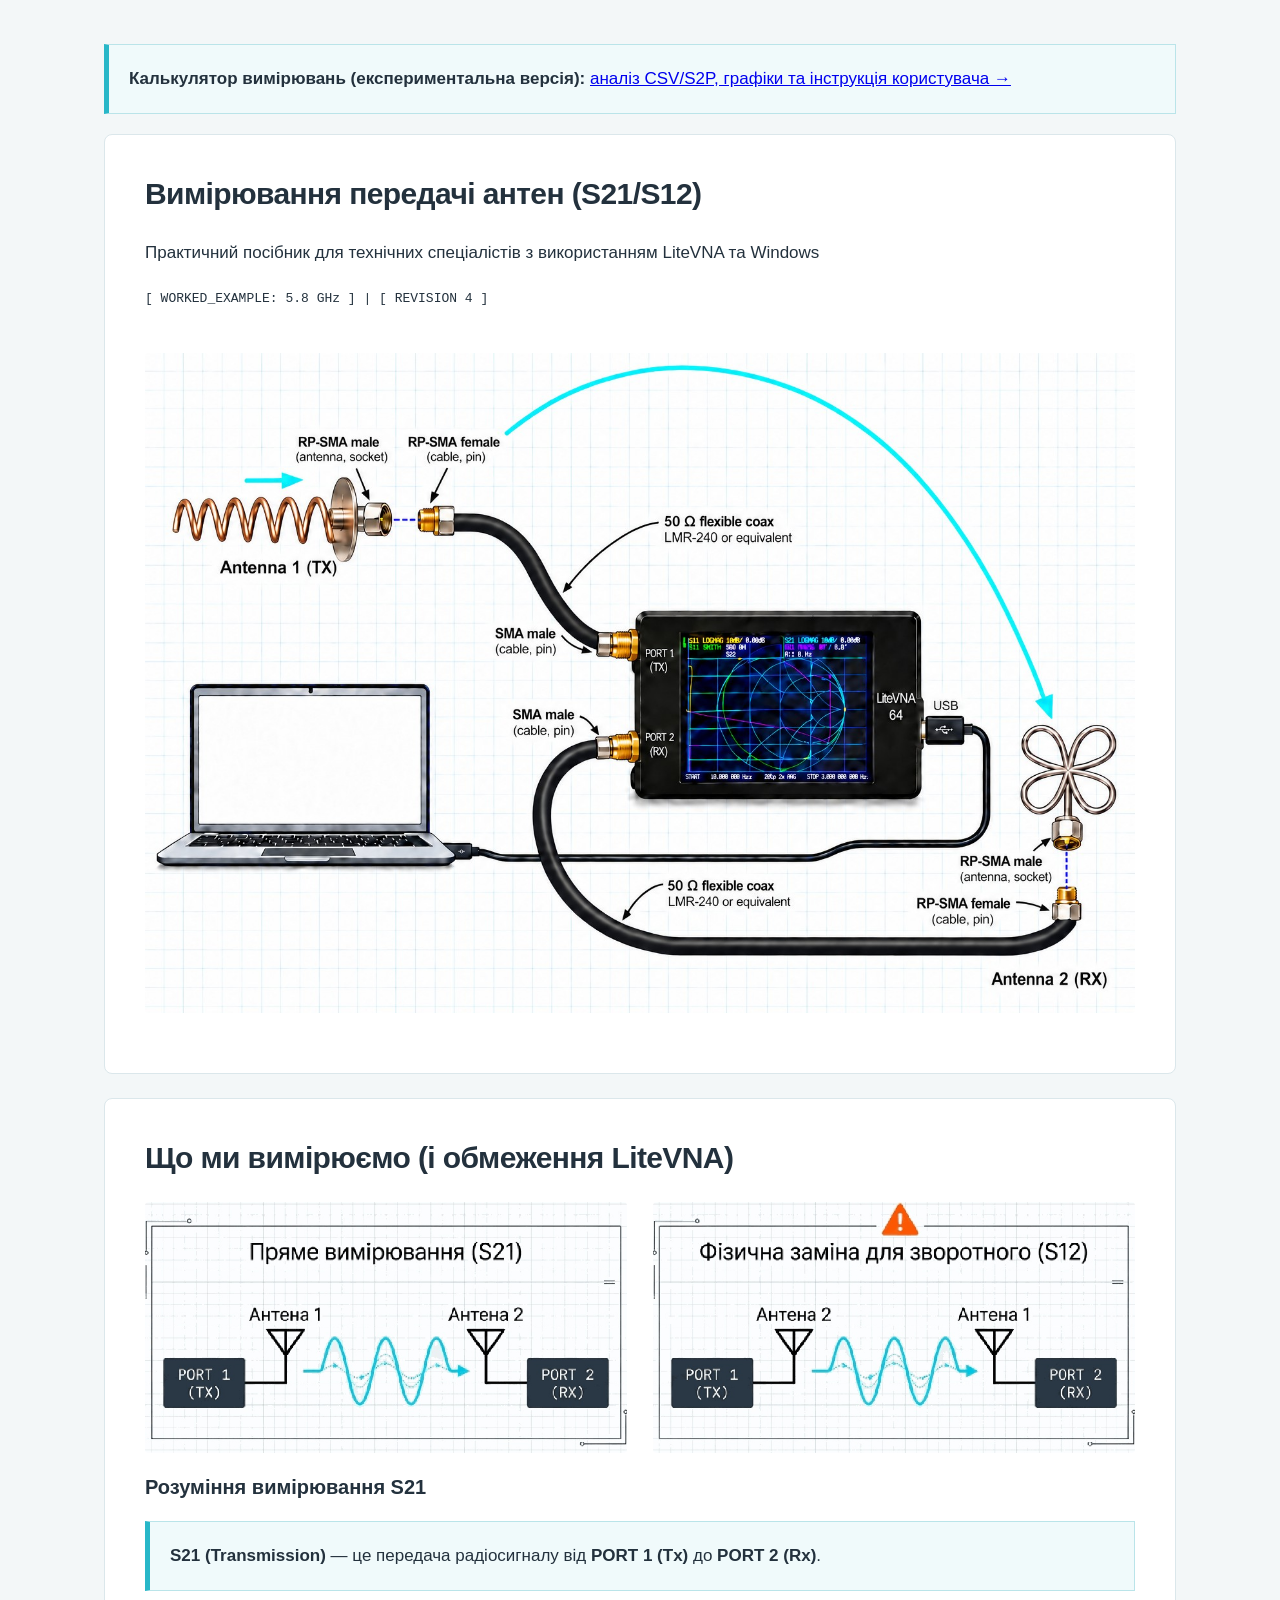
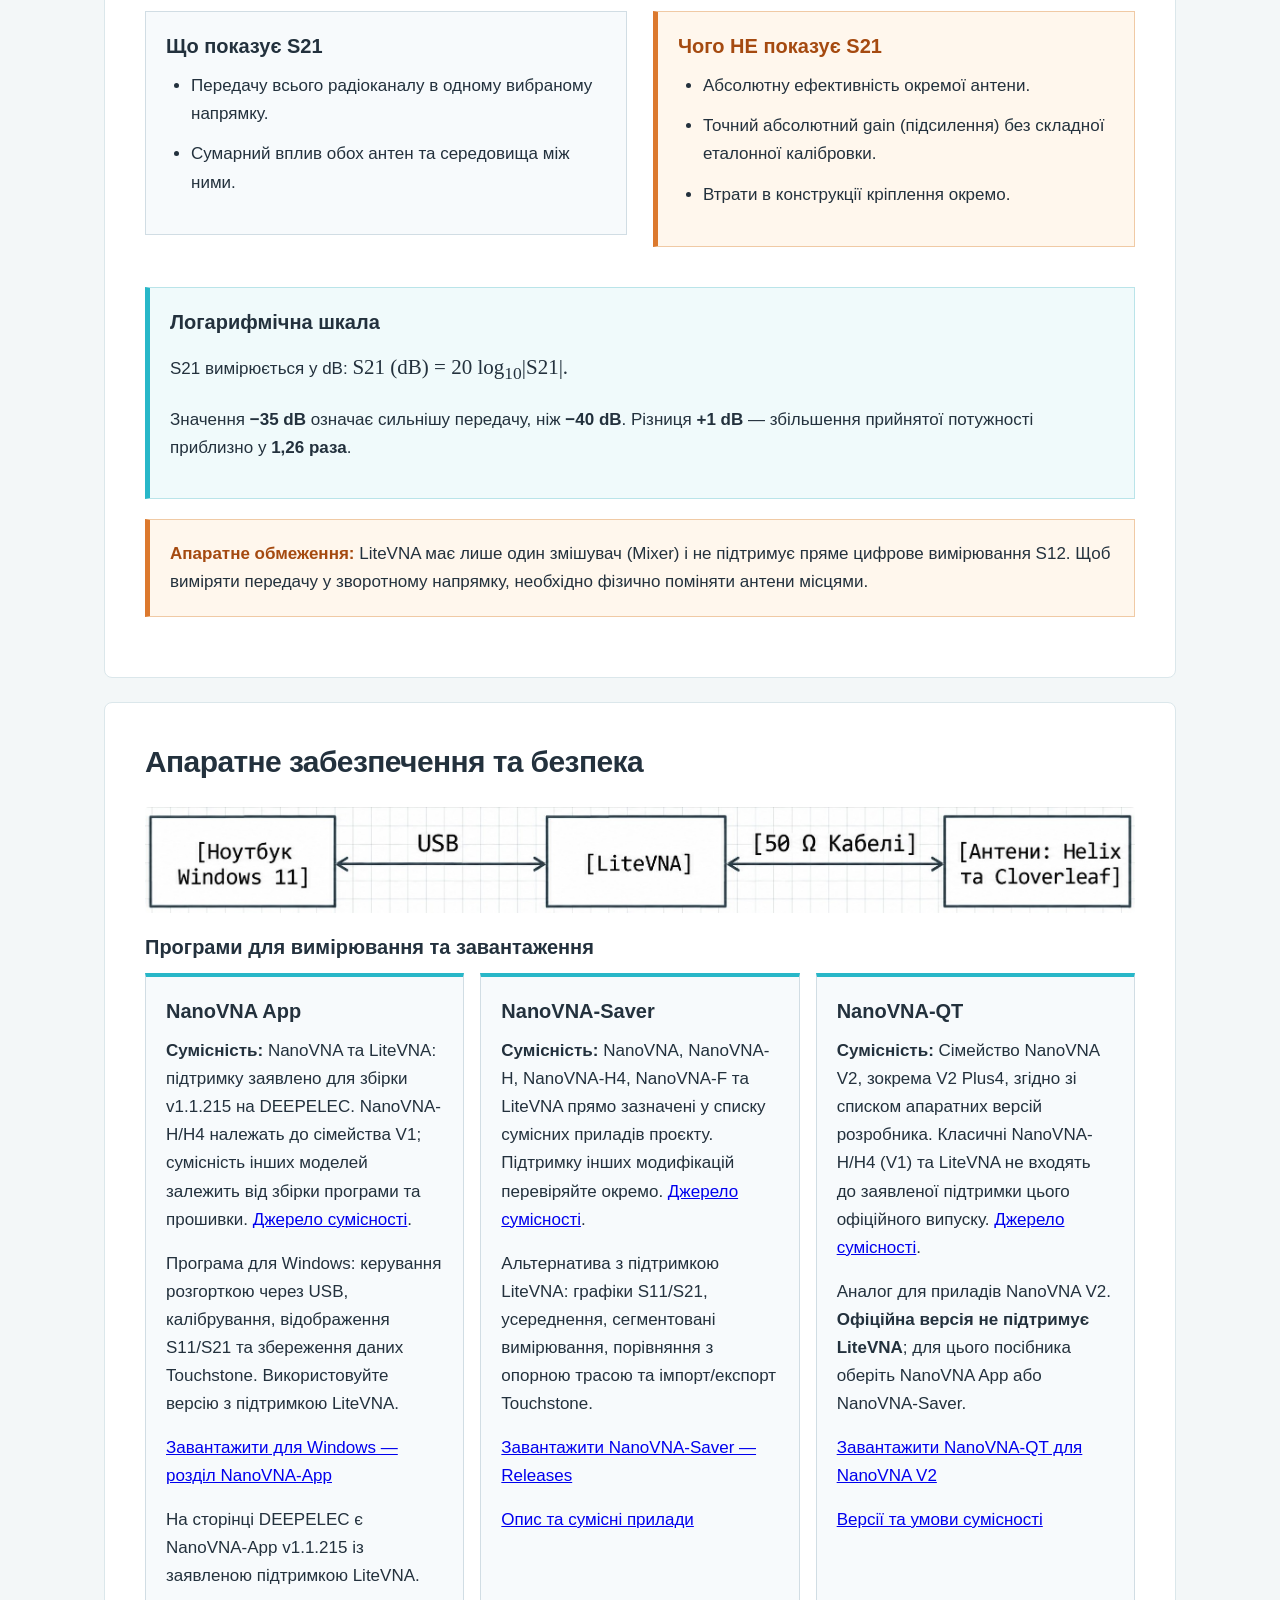
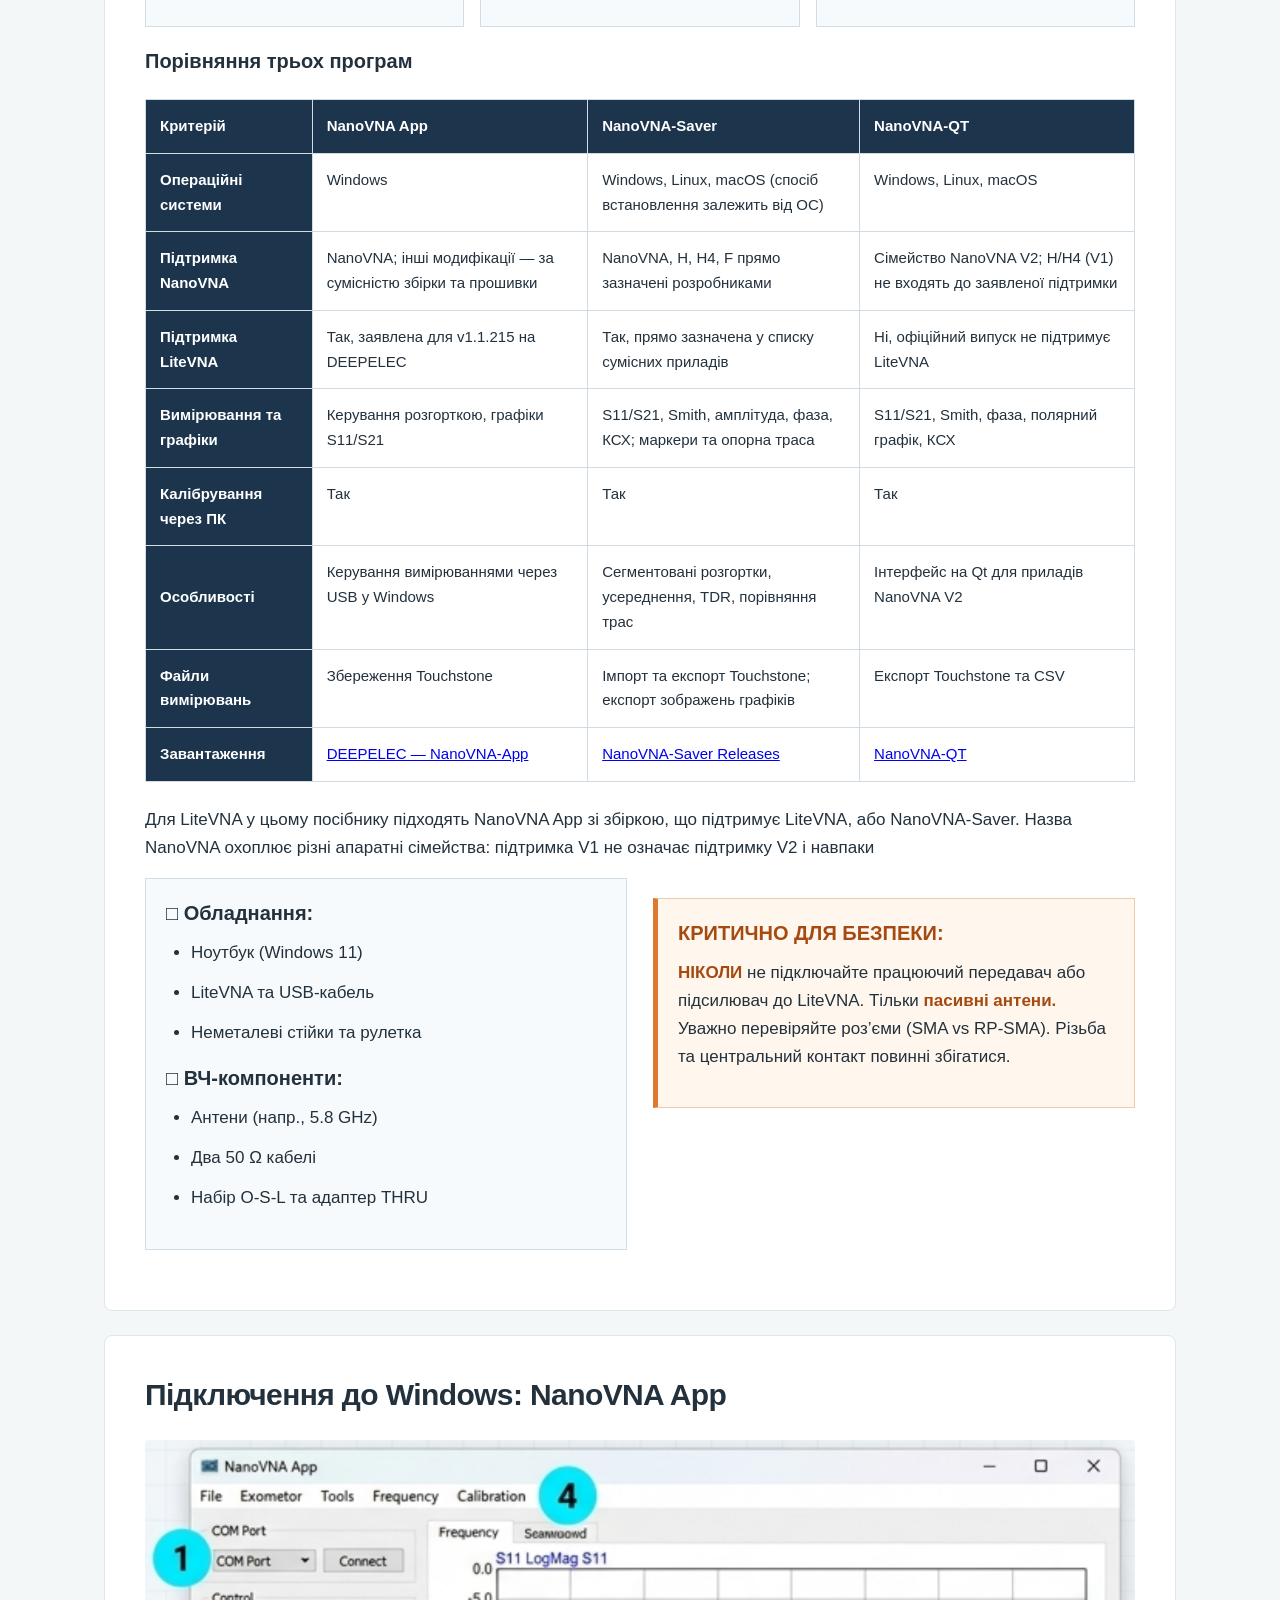
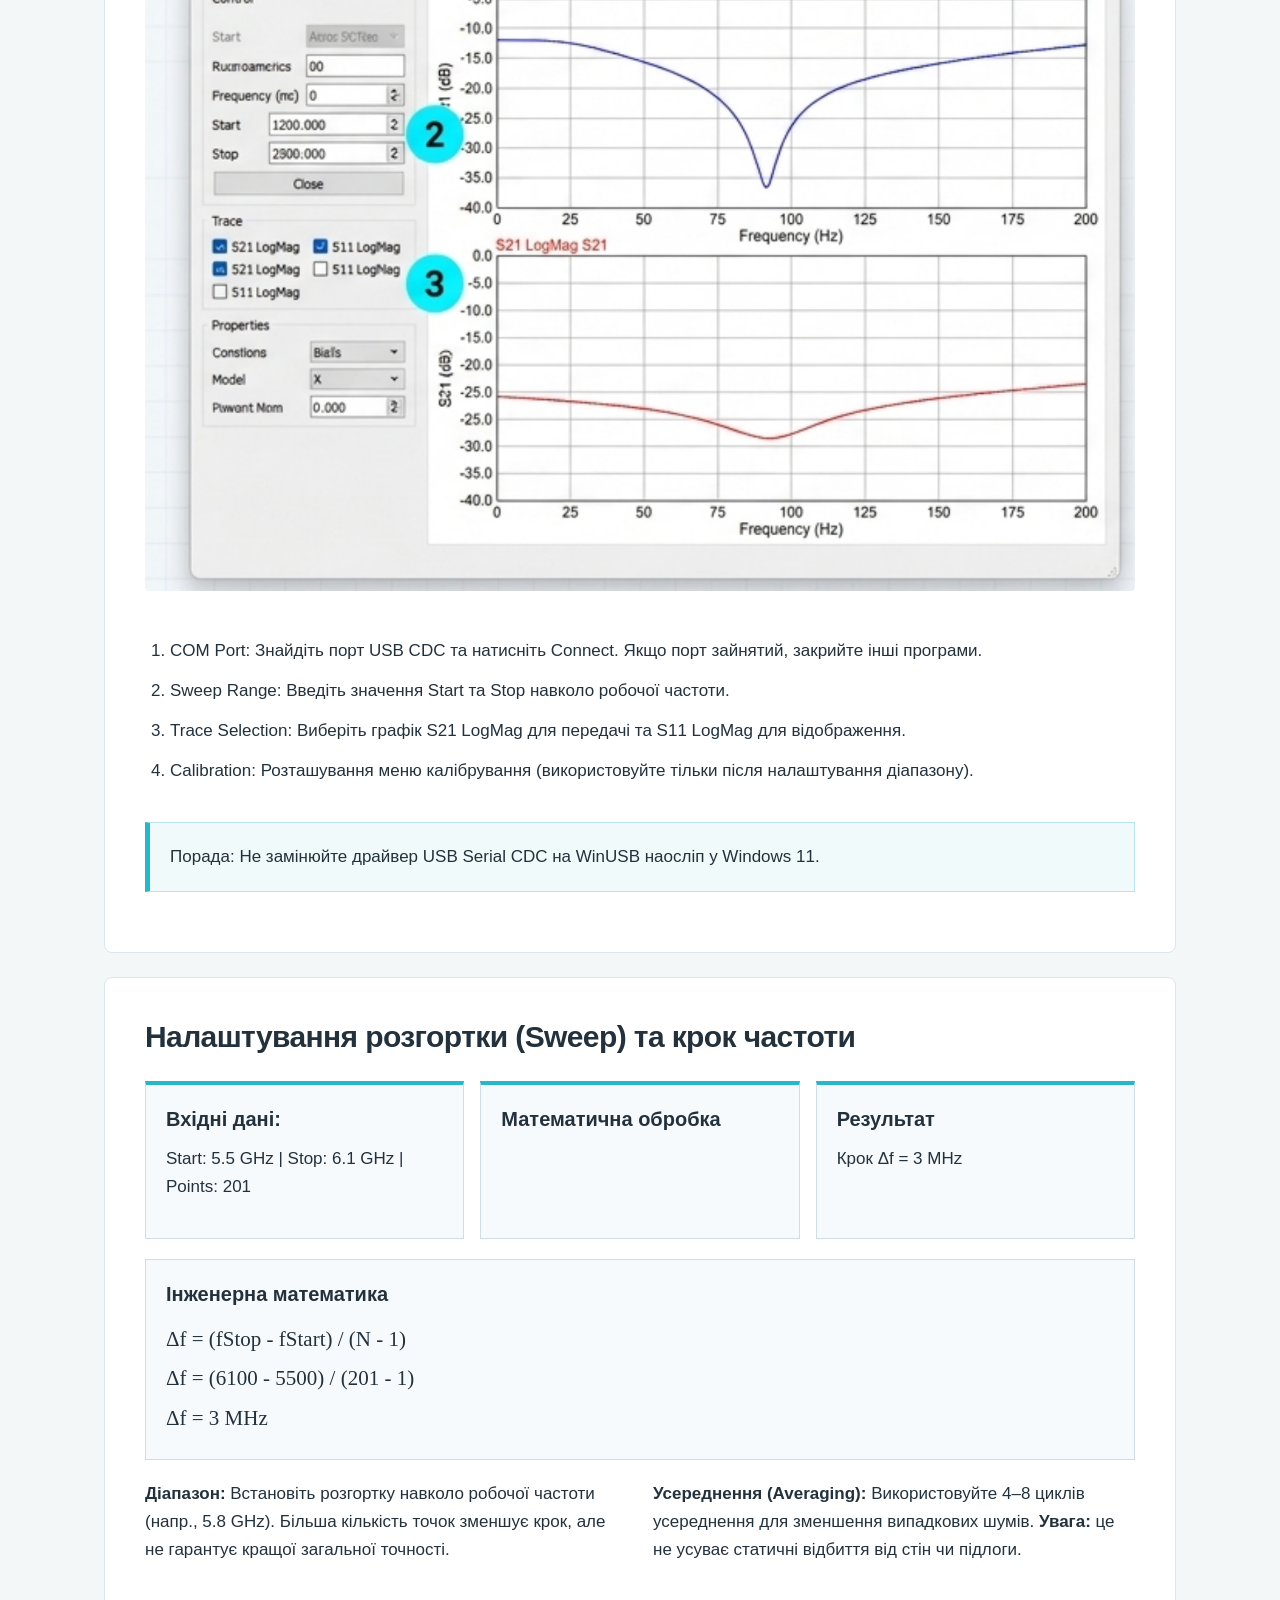
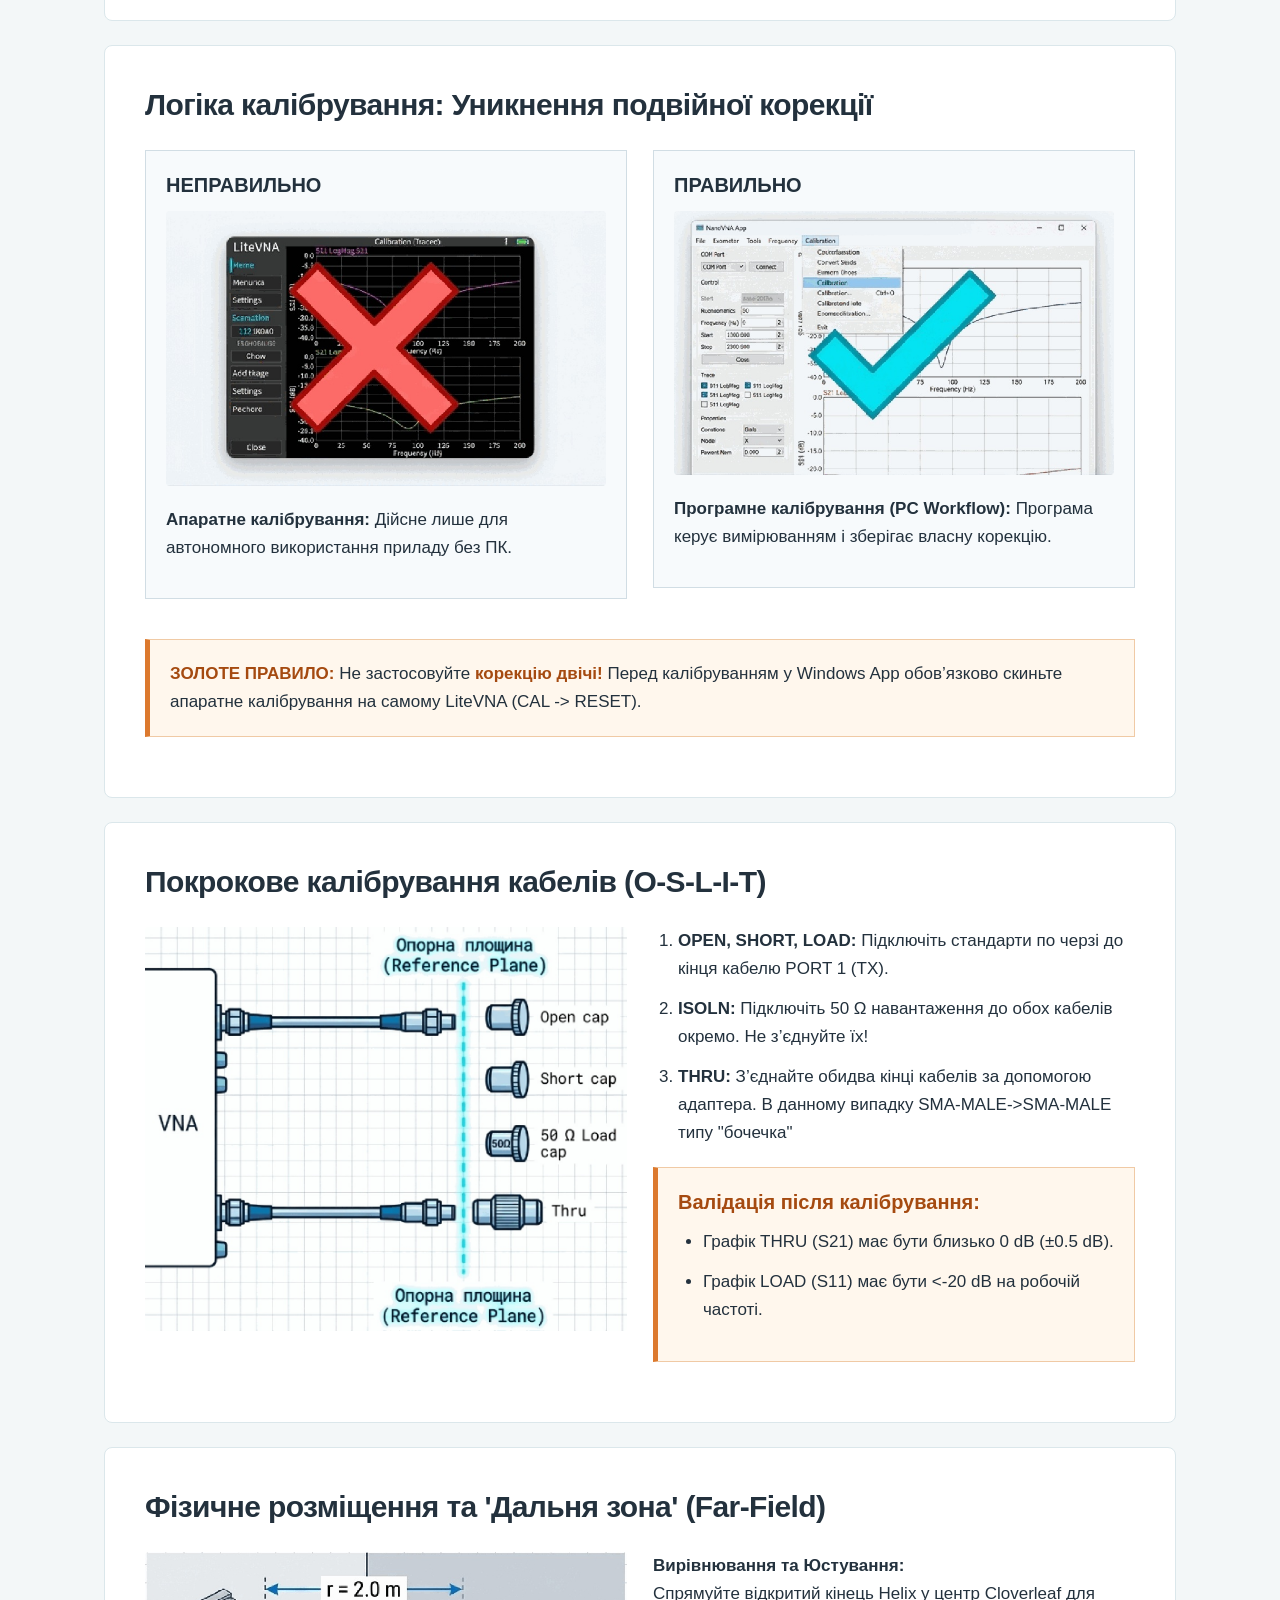
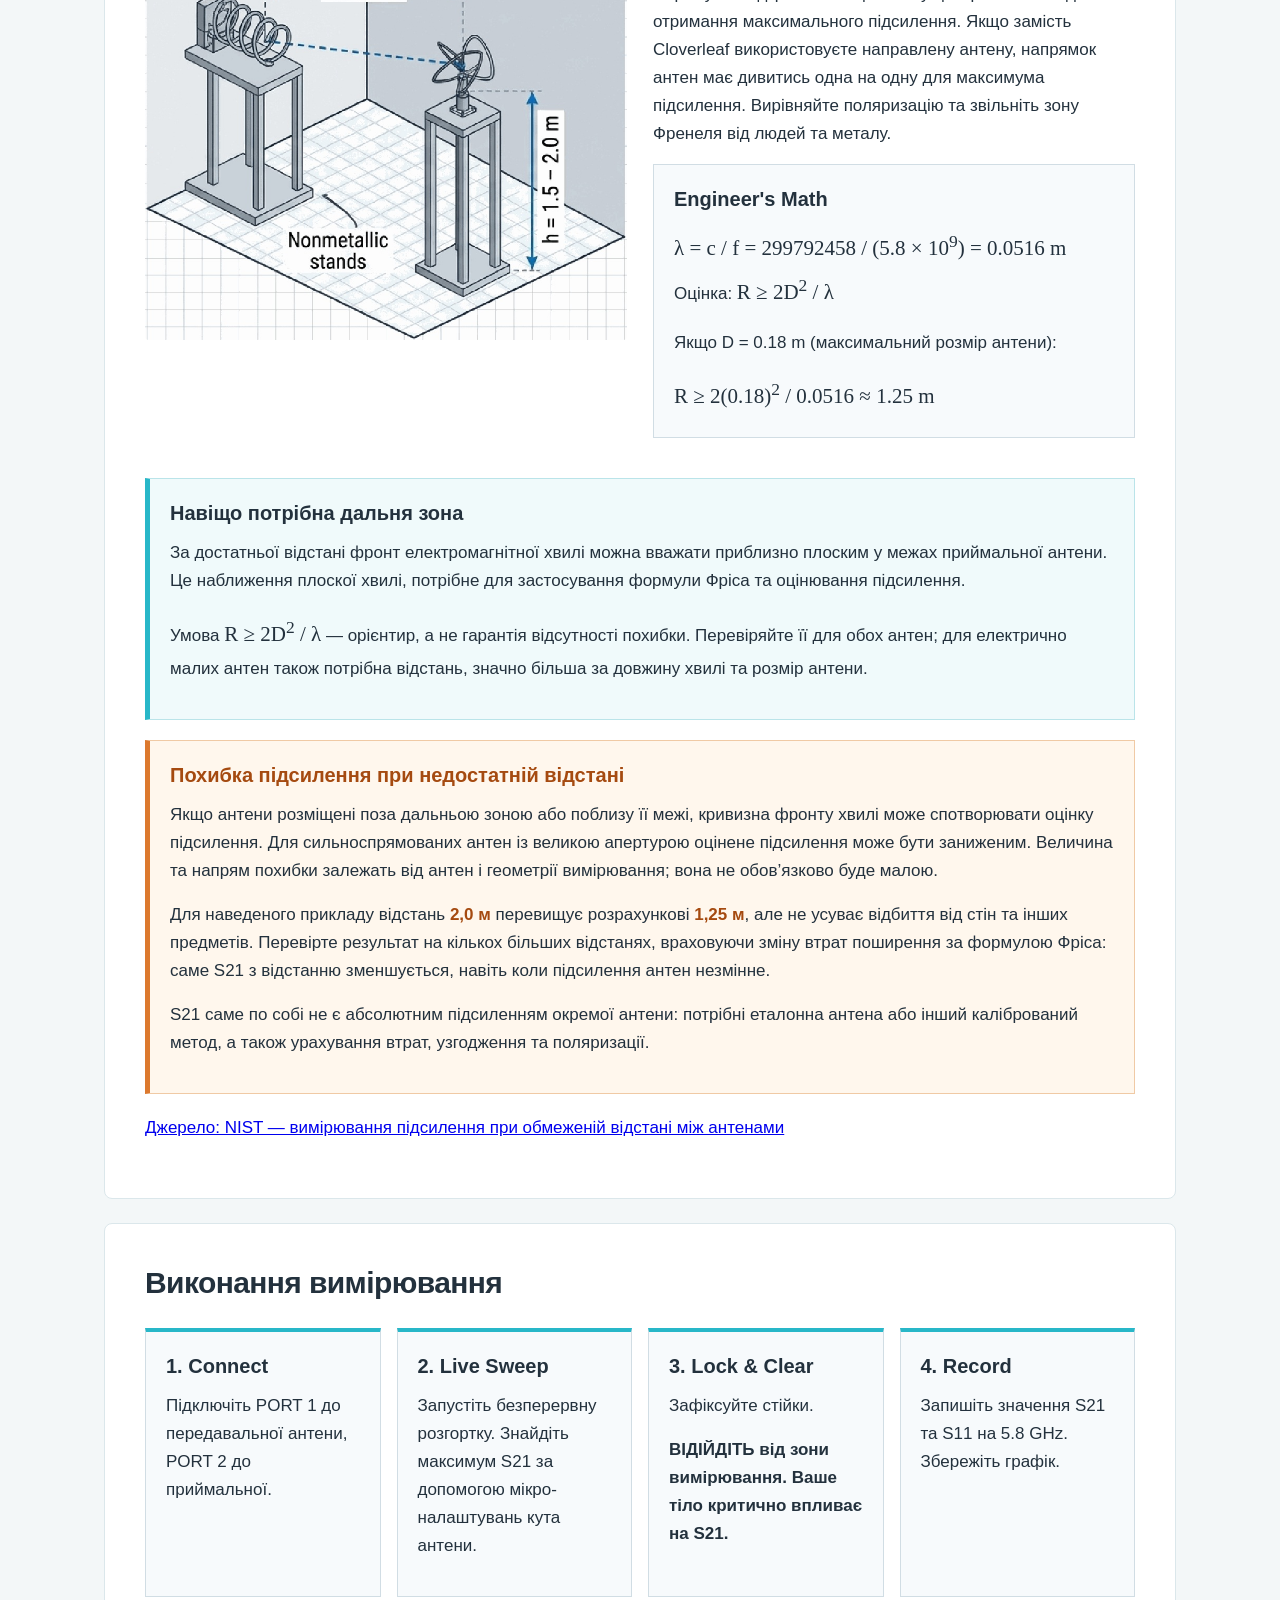
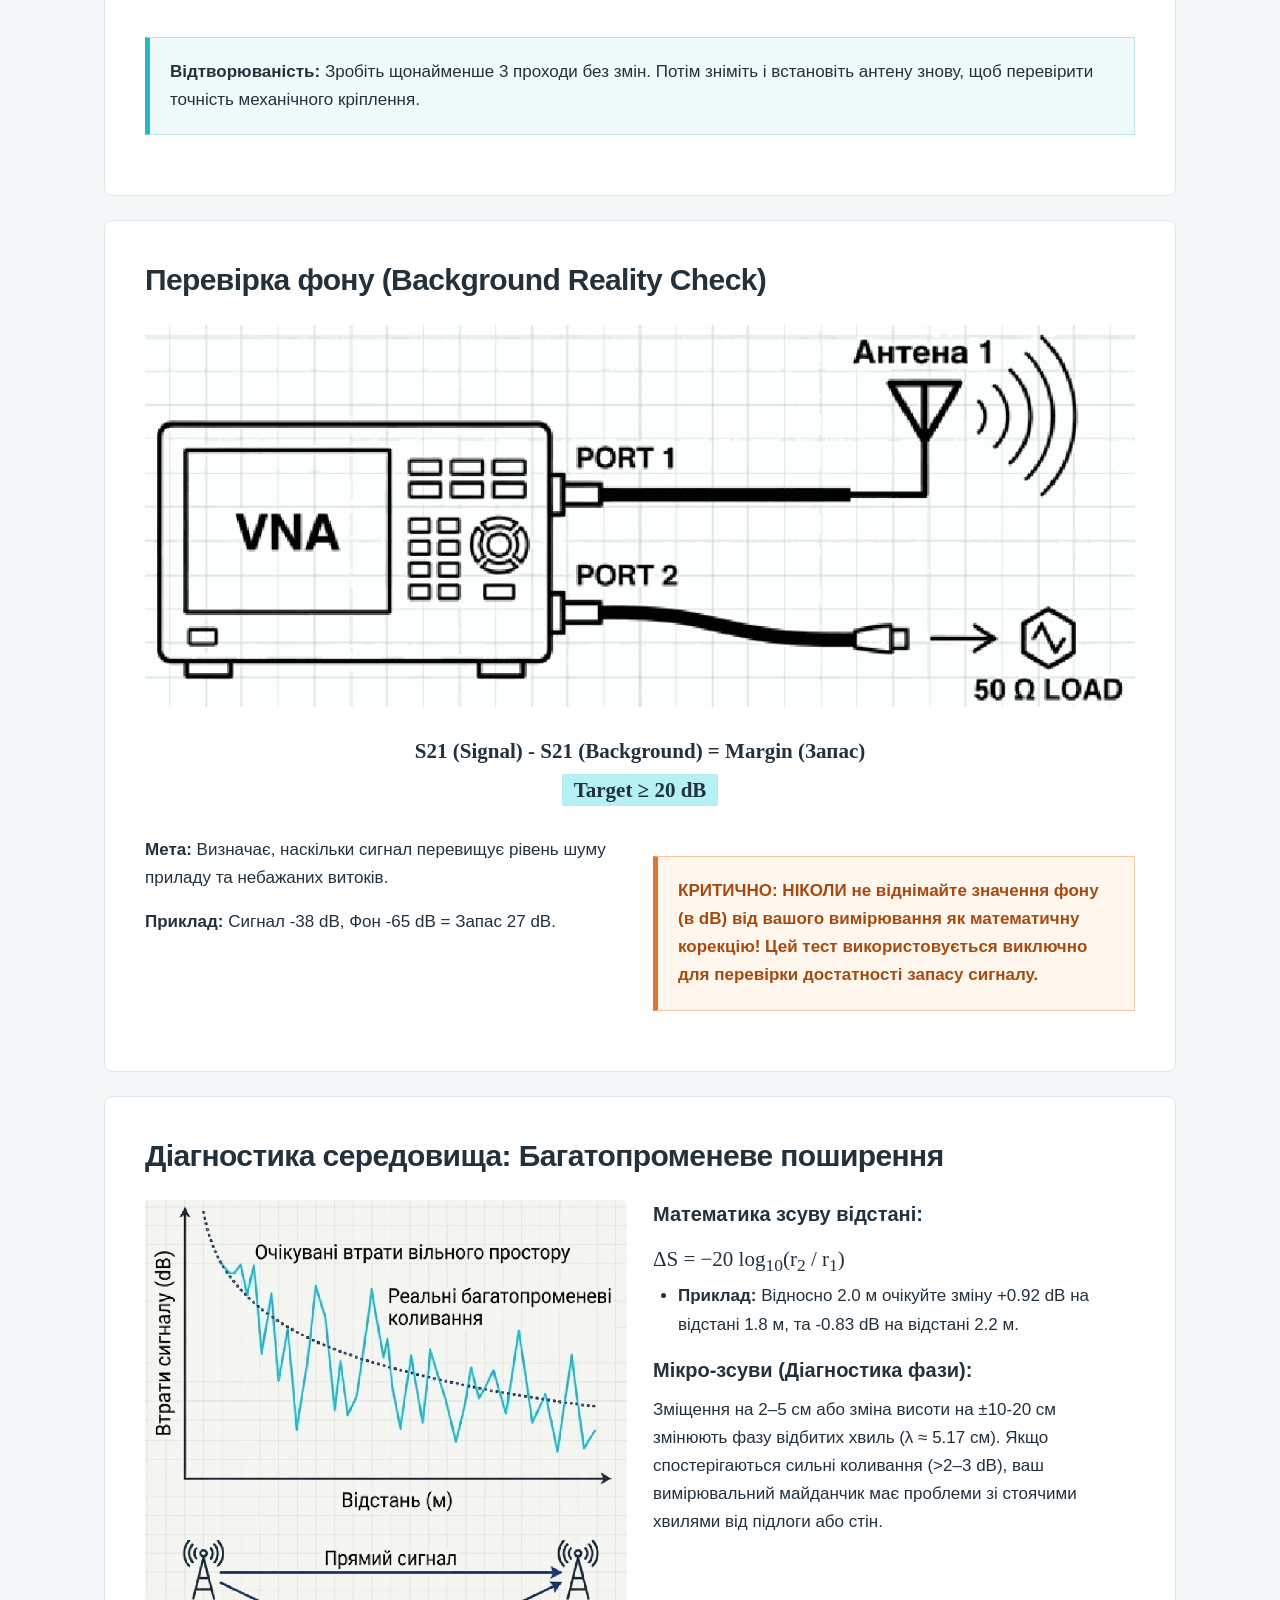
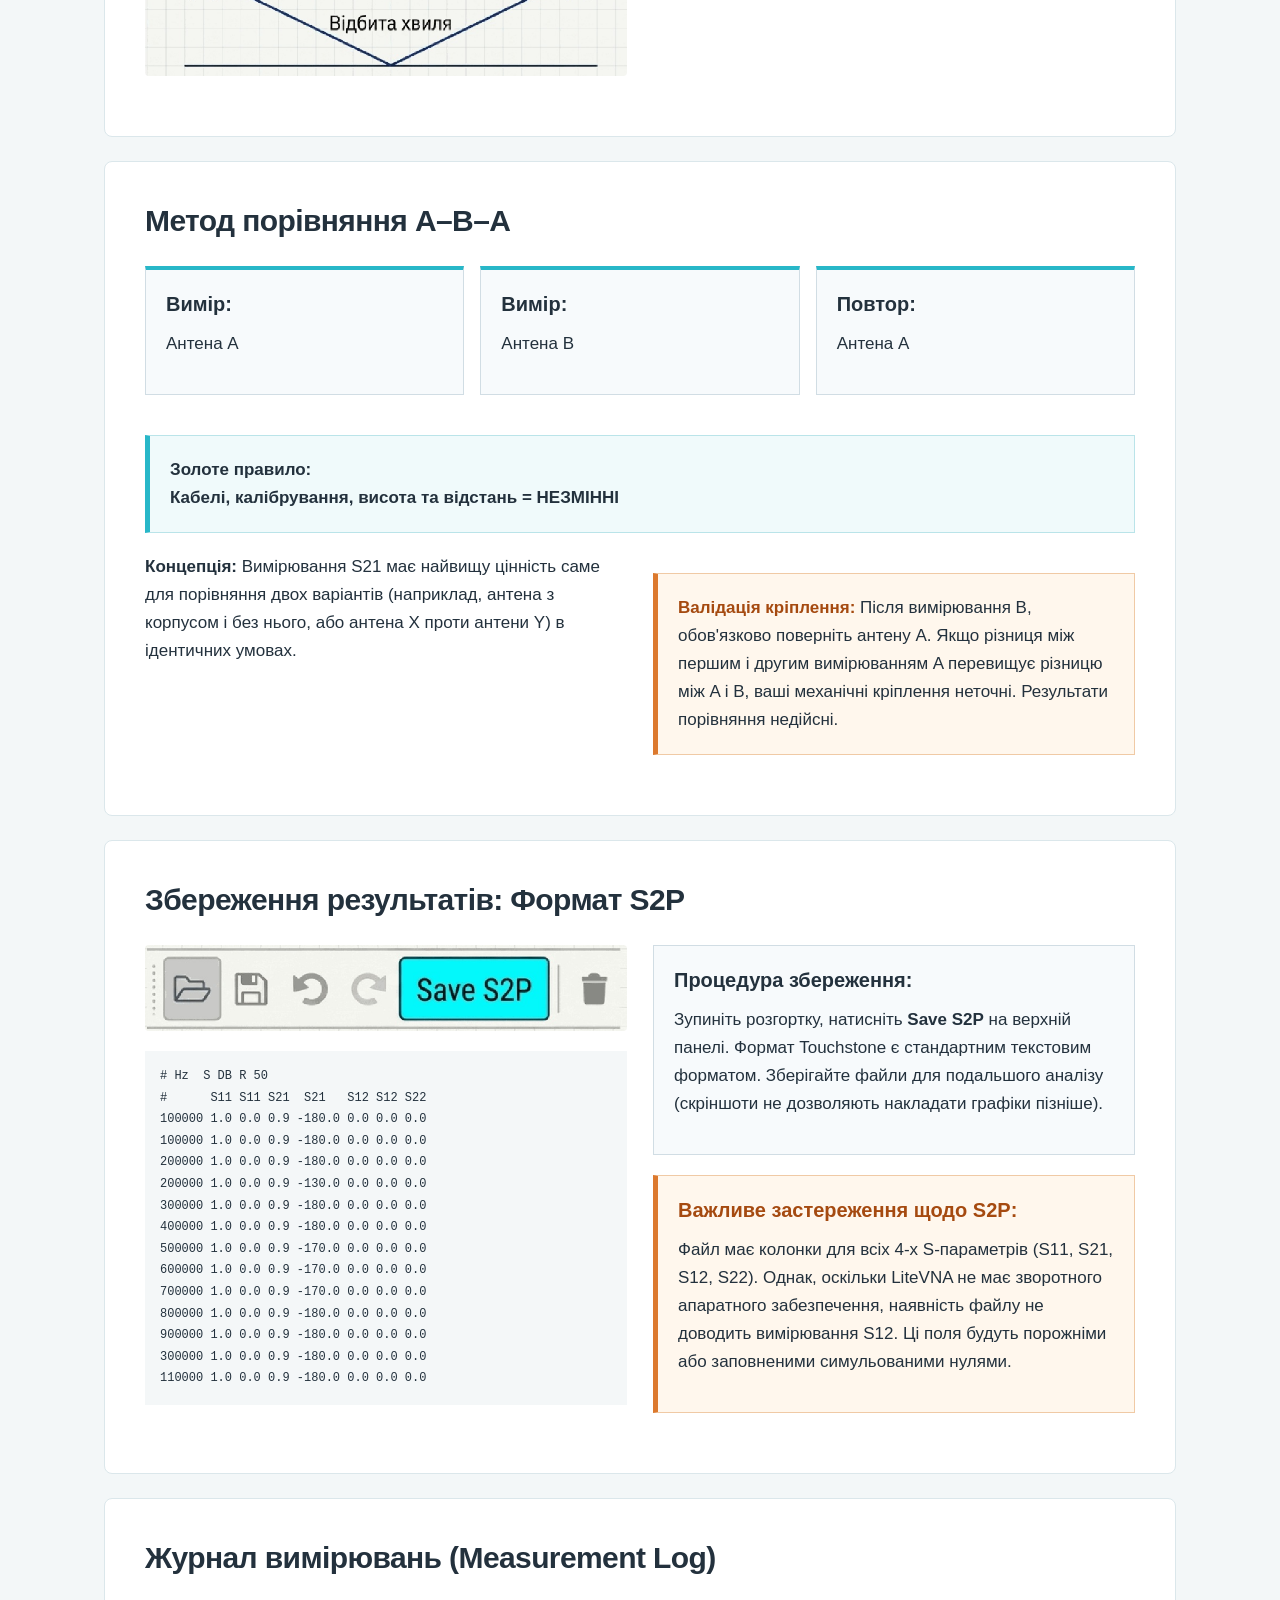
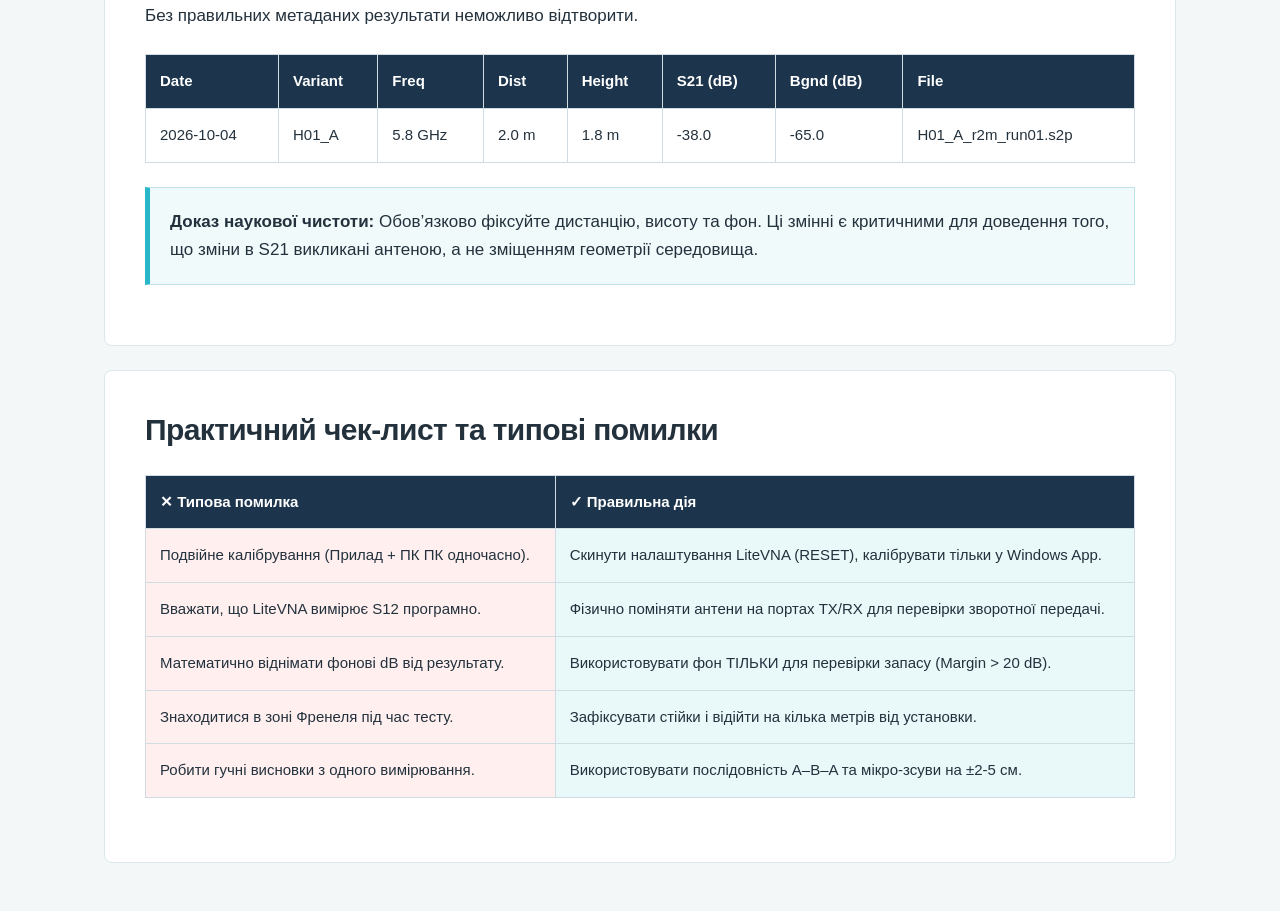
<file: index.html>
<!doctype html>
<html lang="uk">
  <head>
    <meta charset="utf-8" />
    <meta name="viewport" content="width=device-width, initial-scale=1" />
    <title>Вимірювання передачі антен (S21/S12)</title>
    <style>
      * {
        box-sizing: border-box;
      }
      body {
        margin: 0;
        background: #f3f7f8;
        color: #23313d;
        font-family: Arial, Helvetica, sans-serif;
        font-size: 17px;
        line-height: 1.65;
      }
      .guide {
        max-width: 1120px;
        margin: auto;
        padding: 24px;
      }
      section {
        background: white;
        margin: 0 0 24px;
        padding: 40px;
        border: 1px solid #dbe7eb;
        border-radius: 8px;
      }
      h2 {
        font-size: 30px;
        line-height: 1.25;
        margin: 0 0 26px;
        font-weight: 700;
        letter-spacing: -0.6px;
      }
      section:first-child h2 {
        font-size: 44px;
        max-width: 800px;
      }
      h3 {
        font-size: 20px;
        line-height: 1.4;
        margin: 0 0 12px;
      }
      p {
        margin: 0 0 16px;
      }
      img {
        display: block;
        width: 100%;
        height: auto;
        border-radius: 4px;
        margin-bottom: 20px;
      }
      .grid {
        display: grid;
        grid-template-columns: 1fr 1fr;
        gap: 26px;
        align-items: start;
      }
      #section-1 > .grid,
      #section-4 > .grid {
        grid-template-columns: 1fr;
      }
      .note {
        background: #f0fafb;
        border: 1px solid #bae4e9;
        border-left: 5px solid #28b7c8;
        padding: 20px;
        margin: 20px 0;
      }
      .warning {
        background: #fff7ed;
        border-color: #f0caa5;
        border-left-color: #dc792e;
      }
      .warning strong,
      .warning h3 {
        color: #a54a10;
      }
      .card {
        border: 1px solid #d1dde4;
        background: #f7fafc;
        padding: 20px;
        margin-bottom: 20px;
      }
      .flow {
        display: grid;
        grid-template-columns: repeat(auto-fit, minmax(195px, 1fr));
        gap: 16px;
      }
      .flow .card {
        border-top: 4px solid #28b7c8;
      }
      .formula {
        font-family: Georgia, "Times New Roman", serif;
        font-size: 21px;
        line-height: 1.9;
        overflow-wrap: anywhere;
      }
      .emphasis {
        text-align: center;
        margin: 25px 0;
        font-weight: bold;
      }
      mark {
        background: #b5f0f2;
        color: inherit;
        padding: 4px 12px;
      }
      li {
        margin: 0 0 12px;
      }
      ol,
      ul {
        padding-left: 25px;
        margin-top: 0;
      }
      code,
      pre {
        font-family: Consolas, monospace;
      }
      code {
        font-size: 13px;
        overflow-wrap: anywhere;
      }
      pre {
        font-size: 12px;
        line-height: 1.8;
        background: #f4f7f8;
        padding: 15px;
        overflow: auto;
      }
      .table-wrap {
        overflow: auto;
        margin: 24px 0;
      }
      table {
        width: 100%;
        border-collapse: collapse;
        font-size: 15px;
      }
      th,
      td {
        padding: 14px;
        text-align: left;
        border: 1px solid #d0dce2;
      }
      th {
        background: #1c354d;
        color: white;
      }
      td {
        vertical-align: top;
      }
      .checklist td:first-child {
        background: #fff0ef;
      }
      .checklist td:last-child {
        background: #e9f9fa;
      }
      .credit {
        text-align: right;
        color: #7c8991;
        font-size: 10px;
        margin-top: 20px;
      }
      @media (max-width: 700px) {
        .guide {
          padding: 10px;
        }
        section {
          padding: 22px 18px;
          margin-bottom: 14px;
        }
        h2 {
          font-size: 25px;
        }
        section:first-child h2 {
          font-size: 32px;
        }
        .grid {
          grid-template-columns: 1fr;
          gap: 12px;
        }
        .formula {
          font-size: 18px;
        }
        body {
          font-size: 16px;
        }
        .checklist {
          min-width: 520px;
        }
      }
      @media print {
        body {
          background: white;
        }
        .guide {
          padding: 0;
          max-width: none;
        }
        section {
          break-inside: avoid;
          border-radius: 0;
        }
        .credit {
          color: #666;
        }
      }
    </style>
  </head>
  <body>
    <main class="guide">
      <div class="note"><strong>Калькулятор вимірювань (експериментальна версія):</strong> <a href="analysis.html">аналіз CSV/S2P, графіки та інструкція користувача →</a></div>
      <section id="section-1">
        <h2>Вимірювання передачі антен (S21/S12)</h2>
        <div class="grid">
          <div>
            <p>
              Практичний посібник для технічних спеціалістів з використанням
              LiteVNA та Windows
            </p>
            <p><code>[ WORKED_EXAMPLE: 5.8 GHz ] | [ REVISION 4 ]</code></p>
          </div>
          <div><img src="images/cover.jpg" alt="" loading="lazy" /></div>
        </div>
        
      </section>
      <section id="section-2">
        <h2>Що ми вимірюємо (і обмеження LiteVNA)</h2>
        <div class="grid">
          <div><img src="images/forward.jpg" alt="" loading="lazy" /></div>
          <div><img src="images/reverse.jpg" alt="" loading="lazy" /></div>
        </div>
        <h3>Розуміння вимірювання S21</h3>
        <div class="note">
          <strong>S21 (Transmission)</strong> — це передача радіосигналу від
          <strong>PORT 1 (Tx)</strong> до <strong>PORT 2 (Rx)</strong>.
        </div>
        <div class="grid">
          <div class="card">
            <h3>Що показує S21</h3>
            <ul>
              <li>Передачу всього радіоканалу в одному вибраному напрямку.</li>
              <li>Сумарний вплив обох антен та середовища між ними.</li>
            </ul>
          </div>
          <div class="note warning" style="margin-top: 0">
            <h3>Чого НЕ показує S21</h3>
            <ul>
              <li>Абсолютну ефективність окремої антени.</li>
              <li>Точний абсолютний gain (підсилення) без складної еталонної калібровки.</li>
              <li>Втрати в конструкції кріплення окремо.</li>
            </ul>
          </div>
        </div>
        <div class="note">
          <h3>Логарифмічна шкала</h3>
          <p>S21 вимірюється у dB:
            <span class="formula">S21 (dB) = 20 log<sub>10</sub>|S21|.</span>
          </p>
          <p>Значення <strong>−35 dB</strong> означає сильнішу передачу, ніж
            <strong>−40 dB</strong>. Різниця <strong>+1 dB</strong> — збільшення
            прийнятої потужності приблизно у <strong>1,26 раза</strong>.</p>
        </div>
        <div class="note warning">
          <strong>Апаратне обмеження:</strong> LiteVNA має лише один змішувач
          (Mixer) і не підтримує пряме цифрове вимірювання S12. Щоб виміряти
          передачу у зворотному напрямку, необхідно фізично поміняти антени
          місцями.
        </div>
        
      </section>
      <section id="section-3">
        <h2>Апаратне забезпечення та безпека</h2>
        <img src="images/equipment.jpg" alt="" loading="lazy" />
        <h3>Програми для вимірювання та завантаження</h3>
        <div class="flow">
          <div class="card">
            <h3>NanoVNA App</h3>
            <p><strong>Сумісність:</strong> NanoVNA та LiteVNA: підтримку заявлено для збірки v1.1.215 на DEEPELEC. NanoVNA-H/H4 належать до сімейства V1; сумісність інших моделей залежить від збірки програми та прошивки. <a href="https://deepelec.com/support/" target="_blank" rel="noopener noreferrer">Джерело сумісності</a>.</p>
            <p>Програма для Windows: керування розгорткою через USB, калібрування, відображення S11/S21 та збереження даних Touchstone. Використовуйте версію з підтримкою LiteVNA.</p>
            <p><a href="https://deepelec.com/support/" target="_blank" rel="noopener noreferrer">Завантажити для Windows — розділ NanoVNA-App</a></p>
            <p>На сторінці DEEPELEC є NanoVNA-App v1.1.215 із заявленою підтримкою LiteVNA.</p>
          </div>
          <div class="card">
            <h3>NanoVNA-Saver</h3>
            <p><strong>Сумісність:</strong> NanoVNA, NanoVNA-H, NanoVNA-H4, NanoVNA-F та LiteVNA прямо зазначені у списку сумісних приладів проєкту. Підтримку інших модифікацій перевіряйте окремо. <a href="https://github.com/NanoVNA-Saver/nanovna-saver#current-features" target="_blank" rel="noopener noreferrer">Джерело сумісності</a>.</p>
            <p>Альтернатива з підтримкою LiteVNA: графіки S11/S21, усереднення, сегментовані вимірювання, порівняння з опорною трасою та імпорт/експорт Touchstone.</p>
            <p><a href="https://github.com/NanoVNA-Saver/nanovna-saver/releases/latest" target="_blank" rel="noopener noreferrer">Завантажити NanoVNA-Saver — Releases</a></p>
            <p><a href="https://github.com/NanoVNA-Saver/nanovna-saver" target="_blank" rel="noopener noreferrer">Опис та сумісні прилади</a></p>
          </div>
          <div class="card">
            <h3>NanoVNA-QT</h3>
            <p><strong>Сумісність:</strong> Сімейство NanoVNA V2, зокрема V2 Plus4, згідно зі списком апаратних версій розробника. Класичні NanoVNA-H/H4 (V1) та LiteVNA не входять до заявленої підтримки цього офіційного випуску. <a href="https://github.com/nanovna-v2/NanoVNA-QT/releases" target="_blank" rel="noopener noreferrer">Джерело сумісності</a>.</p>
            <p>Аналог для приладів NanoVNA V2. <strong>Офіційна версія не підтримує LiteVNA</strong>; для цього посібника оберіть NanoVNA App або NanoVNA-Saver.</p>
            <p><a href="https://nanorfe.com/nanovna-v2-software.html" target="_blank" rel="noopener noreferrer">Завантажити NanoVNA-QT для NanoVNA V2</a></p>
            <p><a href="https://github.com/nanovna-v2/NanoVNA-QT/releases" target="_blank" rel="noopener noreferrer">Версії та умови сумісності</a></p>
          </div>
        </div>


        <h3>Порівняння трьох програм</h3>
        <div class="table-wrap">
          <table class="software-comparison" style="min-width: 740px" aria-label="Порівняння програм NanoVNA">
            <thead><tr><th scope="col">Критерій</th><th scope="col">NanoVNA App</th><th scope="col">NanoVNA-Saver</th><th scope="col">NanoVNA-QT</th></tr></thead>
            <tbody>
              <tr><th scope="row">Операційні системи</th><td>Windows</td><td>Windows, Linux, macOS (спосіб встановлення залежить від ОС)</td><td>Windows, Linux, macOS</td></tr>
              <tr><th scope="row">Підтримка NanoVNA</th><td>NanoVNA; інші модифікації — за сумісністю збірки та прошивки</td><td>NanoVNA, H, H4, F прямо зазначені розробниками</td><td>Сімейство NanoVNA V2; H/H4 (V1) не входять до заявленої підтримки</td></tr>
              <tr><th scope="row">Підтримка LiteVNA</th><td>Так, заявлена для v1.1.215 на DEEPELEC</td><td>Так, прямо зазначена у списку сумісних приладів</td><td>Ні, офіційний випуск не підтримує LiteVNA</td></tr>
              <tr><th scope="row">Вимірювання та графіки</th><td>Керування розгорткою, графіки S11/S21</td><td>S11/S21, Smith, амплітуда, фаза, КСХ; маркери та опорна траса</td><td>S11/S21, Smith, фаза, полярний графік, КСХ</td></tr>
              <tr><th scope="row">Калібрування через ПК</th><td>Так</td><td>Так</td><td>Так</td></tr>
              <tr><th scope="row">Особливості</th><td>Керування вимірюваннями через USB у Windows</td><td>Сегментовані розгортки, усереднення, TDR, порівняння трас</td><td>Інтерфейс на Qt для приладів NanoVNA V2</td></tr>
              <tr><th scope="row">Файли вимірювань</th><td>Збереження Touchstone</td><td>Імпорт та експорт Touchstone; експорт зображень графіків</td><td>Експорт Touchstone та CSV</td></tr>
              <tr><th scope="row">Завантаження</th><td><a href="https://deepelec.com/support/" target="_blank" rel="noopener noreferrer">DEEPELEC — NanoVNA-App</a></td><td><a href="https://github.com/NanoVNA-Saver/nanovna-saver/releases/latest" target="_blank" rel="noopener noreferrer">NanoVNA-Saver Releases</a></td><td><a href="https://nanorfe.com/nanovna-software.html" target="_blank" rel="noopener noreferrer">NanoVNA-QT</a></td></tr>
            </tbody>
          </table>
        </div>
        <p>Для LiteVNA у цьому посібнику підходять NanoVNA App зі збіркою, що підтримує LiteVNA, або NanoVNA-Saver. Назва NanoVNA охоплює різні апаратні сімейства: підтримка V1 не означає підтримку V2 і навпаки</p>

        <div class="grid">
          <div>
            <div class="card">
              <h3>□ Обладнання:</h3>
              <ul>
                <li>Ноутбук (Windows 11)</li>
                <li>LiteVNA та USB-кабель</li>
                <li>Неметалеві стійки та рулетка</li>
              </ul>
              <h3>□ ВЧ-компоненти:</h3>
              <ul>
                <li>Антени (напр., 5.8 GHz)</li>
                <li>Два 50 Ω кабелі</li>
                <li>Набір O-S-L та адаптер THRU</li>
              </ul>
            </div>
          </div>
          <div>
            <div class="note warning">
              <h3>КРИТИЧНО ДЛЯ БЕЗПЕКИ:</h3>
              <p>
                <strong>НІКОЛИ</strong> не підключайте працюючий передавач або
                підсилювач до LiteVNA. Тільки
                <strong>пасивні антени.</strong> Уважно перевіряйте роз’єми (SMA
                vs RP-SMA). Різьба та центральний контакт повинні збігатися.
              </p>
            </div>
          </div>
        </div>
        
      </section>
      <section id="section-4">
        <h2>Підключення до Windows: NanoVNA App</h2>
        <div class="grid">
          <div><a href="images/app.png" target="_blank" rel="noopener" title="Відкрити зображення в повному розмірі"><img src="images/app.png" alt="Інтерфейс NanoVNA App: COM Port, діапазон частот, графіки S11/S21 і меню калібрування" loading="lazy" /></a></div>
          <div>
            <ol>
              <li>
                COM Port: Знайдіть порт USB CDC та натисніть Connect. Якщо порт
                зайнятий, закрийте інші програми.
              </li>
              <li>
                Sweep Range: Введіть значення Start та Stop навколо робочої
                частоти.
              </li>
              <li>
                Trace Selection: Виберіть графік S21 LogMag для передачі та S11
                LogMag для відображення.
              </li>
              <li>
                Calibration: Розташування меню калібрування (використовуйте
                тільки після налаштування діапазону).
              </li>
            </ol>
          </div>
        </div>
        <div class="note">
          Порада: Не замінюйте драйвер USB Serial CDC на WinUSB наосліп у
          Windows 11.
        </div>
        
      </section>
      <section id="section-5">
        <h2>Налаштування розгортки (Sweep) та крок частоти</h2>
        <div class="flow">
          <div class="card">
            <h3>Вхідні дані:</h3>
            <p>Start: 5.5 GHz | Stop: 6.1 GHz | Points: 201</p>
          </div>
          <div class="card"><h3>Математична обробка</h3></div>
          <div class="card">
            <h3>Результат</h3>
            <p>Крок Δf = 3 MHz</p>
          </div>
        </div>
        <div class="card">
          <h3>Інженерна математика</h3>
          <div class="formula">
            Δf = (fStop - fStart) / (N - 1)<br />Δf = (6100 - 5500) / (201 -
            1)<br />Δf = 3 MHz
          </div>
        </div>
        <div class="grid">
          <div>
            <p>
              <strong>Діапазон:</strong> Встановіть розгортку навколо робочої
              частоти (напр., 5.8 GHz). Більша кількість точок зменшує крок, але
              не гарантує кращої загальної точності.
            </p>
          </div>
          <div>
            <p>
              <strong>Усереднення (Averaging):</strong> Використовуйте 4–8
              циклів усереднення для зменшення випадкових шумів.
              <strong>Увага:</strong> це не усуває статичні відбиття від стін чи
              підлоги.
            </p>
          </div>
        </div>
        
      </section>
      <section id="section-6">
        <h2>Логіка калібрування: Уникнення подвійної корекції</h2>
        <div class="grid">
          <div>
            <div class="card">
              <h3>НЕПРАВИЛЬНО</h3>
              <img src="images/wrong.jpg" alt="" loading="lazy" />
              <p>
                <strong>Апаратне калібрування:</strong> Дійсне лише для
                автономного використання приладу без ПК.
              </p>
            </div>
          </div>
          <div>
            <div class="card">
              <h3>ПРАВИЛЬНО</h3>
              <img src="images/right.jpg" alt="" loading="lazy" />
              <p>
                <strong>Програмне калібрування (PC Workflow):</strong> Програма
                керує вимірюванням і зберігає власну корекцію.
              </p>
            </div>
          </div>
        </div>
        <div class="note warning">
          <strong>ЗОЛОТЕ ПРАВИЛО:</strong> Не застосовуйте
          <strong>корекцію двічі!</strong> Перед калібруванням у Windows App
          обов’язково скиньте апаратне калібрування на самому LiteVNA (CAL -&gt;
          RESET).
        </div>
        
      </section>
      <section id="section-7">
        <h2>Покрокове калібрування кабелів (O-S-L-I-T)</h2>
        <div class="grid">
          <div><img src="images/calibration.jpg" alt="" loading="lazy" /></div>
          <div>
            <ol>
              <li>
                <strong>OPEN, SHORT, LOAD:</strong> Підключіть стандарти по
                черзі до кінця кабелю PORT 1 (TX).
              </li>
              <li>
                <strong>ISOLN:</strong> Підключіть 50 Ω навантаження до обох
                кабелів окремо. Не з’єднуйте їх!
              </li>
              <li>
                <strong>THRU:</strong> З’єднайте обидва кінці кабелів за
                допомогою адаптера. В данному випадку SMA-MALE->SMA-MALE типу "бочечка"
              </li>
            </ol>
            <div class="note warning">
              <h3>Валідація після калібрування:</h3>
              <ul>
                <li>Графік THRU (S21) має бути близько 0 dB (±0.5 dB).</li>
                <li>
                  Графік LOAD (S11) має бути &lt;-20 dB на робочій частоті.
                </li>
              </ul>
            </div>
          </div>
        </div>
        
      </section>
      <section id="section-8">
        <h2>Фізичне розміщення та 'Дальня зона' (Far-Field)</h2>
        <div class="grid">
          <div><img src="images/placement.jpg" alt="" loading="lazy" /></div>
          <div>
            <p>
              <strong>Вирівнювання та Юстування:</strong><br />Спрямуйте відкритий кінець
              Helix у центр Cloverleaf для отримання максимального підсилення. Якщо замість Cloverleaf використовуєте направлену антену, напрямок антен має дивитись одна на одну для максимума підсилення.  Вирівняйте поляризацію та звільніть зону  Френеля від людей та металу. 
            </p>
            <div class="card">
              <h3>Engineer's Math</h3>
              <div class="formula">
                λ = c / f = 299792458 / (5.8 × 10<sup>9</sup>) = 0.0516 m
              </div>
              <p>
                Оцінка: <span class="formula">R ≥ 2D<sup>2</sup> / λ</span>
              </p>
              <p>Якщо D = 0.18 m (максимальний розмір антени):</p>
              <div class="formula">
                R ≥ 2(0.18)<sup>2</sup> / 0.0516 ≈ 1.25 m
              </div>
            </div>
          </div>
        </div>
        <div class="note">
          <h3>Навіщо потрібна дальня зона</h3>
          <p>За достатньої відстані фронт електромагнітної хвилі можна вважати
            приблизно плоским у межах приймальної антени. Це наближення плоскої
            хвилі, потрібне для застосування формули Фріса та оцінювання підсилення.</p>
          <p>Умова <span class="formula">R ≥ 2D<sup>2</sup> / λ</span> —
            орієнтир, а не гарантія відсутності похибки. Перевіряйте її для обох
            антен; для електрично малих антен також потрібна відстань, значно
            більша за довжину хвилі та розмір антени.</p>
        </div>
        <div class="note warning">
          <h3>Похибка підсилення при недостатній відстані</h3>
          <p>Якщо антени розміщені поза дальньою зоною або поблизу її межі,
            кривизна фронту хвилі може спотворювати оцінку підсилення. Для
            сильноспрямованих антен із великою апертурою оцінене підсилення може
            бути заниженим. Величина та напрям похибки залежать від антен і
            геометрії вимірювання; вона не обов’язково буде малою.</p>
          <p>Для наведеного прикладу відстань <strong>2,0 м</strong> перевищує
            розрахункові <strong>1,25 м</strong>, але не усуває відбиття від стін
            та інших предметів. Перевірте результат на кількох більших відстанях,
            враховуючи зміну втрат поширення за формулою Фріса: саме S21 з
            відстанню зменшується, навіть коли підсилення антен незмінне.</p>
          <p>S21 саме по собі не є абсолютним підсиленням окремої антени:
            потрібні еталонна антена або інший калібрований метод, а також
            урахування втрат, узгодження та поляризації.</p>
        </div>
        <p><a href="https://www.nist.gov/publications/accurate-gain-measurement-technique-limited-antenna-separations" target="_blank" rel="noopener noreferrer">Джерело: NIST — вимірювання підсилення при обмеженій відстані між антенами</a></p>
      </section>
      <section id="section-9">
        <h2>Виконання вимірювання</h2>
        <div class="flow">
          <div class="card">
            <h3>1. Connect</h3>
            <p>
              Підключіть PORT 1 до передавальної антени, PORT 2 до приймальної.
            </p>
          </div>
          <div class="card">
            <h3>2. Live Sweep</h3>
            <p>
              Запустіть безперервну розгортку. Знайдіть максимум S21 за
              допомогою мікро-налаштувань кута антени.
            </p>
          </div>
          <div class="card">
            <h3>3. Lock &amp; Clear</h3>
            <p>Зафіксуйте стійки.</p>
            <p>
              <strong
                >ВІДІЙДІТЬ від зони вимірювання. Ваше тіло критично впливає на
                S21.</strong
              >
            </p>
          </div>
          <div class="card">
            <h3>4. Record</h3>
            <p>Запишіть значення S21 та S11 на 5.8 GHz. Збережіть графік.</p>
          </div>
        </div>
        <div class="note">
          <strong>Відтворюваність:</strong> Зробіть щонайменше 3 проходи без
          змін. Потім зніміть і встановіть антену знову, щоб перевірити точність
          механічного кріплення.
        </div>
        
      </section>
      <section id="section-10">
        <h2>Перевірка фону (Background Reality Check)</h2>
        <img src="images/background.jpg" alt="" loading="lazy" />
        <div class="formula emphasis">
          S21 (Signal) - S21 (Background) = Margin (Запас)<br /><mark
            >Target ≥ 20 dB</mark
          >
        </div>
        <div class="grid">
          <div>
            <p>
              <strong>Мета:</strong> Визначає, наскільки сигнал перевищує рівень
              шуму приладу та небажаних витоків.
            </p>
            <p>
              <strong>Приклад:</strong> Сигнал -38 dB, Фон -65 dB = Запас 27 dB.
            </p>
          </div>
          <div>
            <div class="note warning">
              <strong
                >КРИТИЧНО: НІКОЛИ не віднімайте значення фону (в dB) від вашого
                вимірювання як математичну корекцію! Цей тест використовується
                виключно для перевірки достатності запасу сигналу.</strong
              >
            </div>
          </div>
        </div>
        
      </section>
      <section id="section-11">
        <h2>Діагностика середовища: Багатопроменеве поширення</h2>
        <div class="grid">
          <div><img src="images/multipath.jpg" alt="" loading="lazy" /></div>
          <div>
            <h3>Математика зсуву відстані:</h3>
            <div class="formula">
              ΔS = −20 log<sub>10</sub>(r<sub>2</sub> / r<sub>1</sub>)
            </div>
            <ul>
              <li>
                <strong>Приклад:</strong> Відносно 2.0 м очікуйте зміну +0.92 dB
                на відстані 1.8 м, та -0.83 dB на відстані 2.2 м.
              </li>
            </ul>
            <h3>Мікро-зсуви (Діагностика фази):</h3>
            <p>
              Зміщення на 2–5 см або зміна висоти на ±10-20 см змінюють фазу
              відбитих хвиль (λ ≈ 5.17 см). Якщо спостерігаються сильні
              коливання (&gt;2–3 dB), ваш вимірювальний майданчик має проблеми
              зі стоячими хвилями від підлоги або стін.
            </p>
          </div>
        </div>
        
      </section>
      <section id="section-12">
        <h2>Метод порівняння A–B–A</h2>
        <div class="flow">
          <div class="card">
            <h3>Вимір:</h3>
            <p>Антена A</p>
          </div>
          <div class="card">
            <h3>Вимір:</h3>
            <p>Антена B</p>
          </div>
          <div class="card">
            <h3>Повтор:</h3>
            <p>Антена A</p>
          </div>
        </div>
        <div class="note">
          <strong
            >Золоте правило:<br />Кабелі, калібрування, висота та відстань =
            НЕЗМІННІ</strong
          >
        </div>
        <div class="grid">
          <div>
            <p>
              <strong>Концепція:</strong> Вимірювання S21 має найвищу цінність
              саме для порівняння двох варіантів (наприклад, антена з корпусом і
              без нього, або антена X проти антени Y) в ідентичних умовах.
            </p>
          </div>
          <div>
            <div class="note warning">
              <strong>Валідація кріплення:</strong> Після вимірювання B,
              обов'язково поверніть антену A. Якщо різниця між першим і другим
              вимірюванням A перевищує різницю між A і B, ваші механічні
              кріплення неточні. Результати порівняння недійсні.
            </div>
          </div>
        </div>
        
      </section>
      <section id="section-13">
        <h2>Збереження результатів: Формат S2P</h2>
        <div class="grid">
          <div>
            <img src="images/save.jpg" alt="" loading="lazy" />
            <pre>
# Hz  S DB R 50
#      S11 S11 S21  S21   S12 S12 S22
100000 1.0 0.0 0.9 -180.0 0.0 0.0 0.0
100000 1.0 0.0 0.9 -180.0 0.0 0.0 0.0
200000 1.0 0.0 0.9 -180.0 0.0 0.0 0.0
200000 1.0 0.0 0.9 -130.0 0.0 0.0 0.0
300000 1.0 0.0 0.9 -180.0 0.0 0.0 0.0
400000 1.0 0.0 0.9 -180.0 0.0 0.0 0.0
500000 1.0 0.0 0.9 -170.0 0.0 0.0 0.0
600000 1.0 0.0 0.9 -170.0 0.0 0.0 0.0
700000 1.0 0.0 0.9 -170.0 0.0 0.0 0.0
800000 1.0 0.0 0.9 -180.0 0.0 0.0 0.0
900000 1.0 0.0 0.9 -180.0 0.0 0.0 0.0
300000 1.0 0.0 0.9 -180.0 0.0 0.0 0.0
110000 1.0 0.0 0.9 -180.0 0.0 0.0 0.0</pre
            >
          </div>
          <div>
            <div class="card">
              <h3>Процедура збереження:</h3>
              <p>
                Зупиніть розгортку, натисніть <strong>Save S2P</strong> на
                верхній панелі. Формат Touchstone є стандартним текстовим
                форматом. Зберігайте файли для подальшого аналізу (скріншоти не
                дозволяють накладати графіки пізніше).
              </p>
            </div>
            <div class="note warning">
              <h3>Важливе застереження щодо S2P:</h3>
              <p>
                Файл має колонки для всіх 4-х S-параметрів (S11, S21, S12, S22).
                Однак, оскільки LiteVNA не має зворотного апаратного
                забезпечення, наявність файлу не доводить вимірювання S12. Ці
                поля будуть порожніми або заповненими симульованими нулями.
              </p>
            </div>
          </div>
        </div>
        
      </section>
      <section id="section-14">
        <h2>Журнал вимірювань (Measurement Log)</h2>
        <p>Без правильних метаданих результати неможливо відтворити.</p>
        <div class="table-wrap">
          <table>
            <thead>
              <tr>
                <th>Date</th>
                <th>Variant</th>
                <th>Freq</th>
                <th>Dist</th>
                <th>Height</th>
                <th>S21 (dB)</th>
                <th>Bgnd (dB)</th>
                <th>File</th>
              </tr>
            </thead>
            <tbody>
              <tr>
                <td>2026-10-04</td>
                <td>H01_A</td>
                <td>5.8 GHz</td>
                <td>2.0 m</td>
                <td>1.8 m</td>
                <td>-38.0</td>
                <td>-65.0</td>
                <td>H01_A_r2m_run01.s2p</td>
              </tr>
            </tbody>
          </table>
        </div>
        <div class="note">
          <strong>Доказ наукової чистоти:</strong> Обов’язково фіксуйте
          дистанцію, висоту та фон. Ці змінні є критичними для доведення того,
          що зміни в S21 викликані антеною, а не зміщенням геометрії середовища.
        </div>
        
      </section>
      <section id="section-15">
        <h2>Практичний чек-лист та типові помилки</h2>
        <div class="table-wrap">
          <table class="checklist">
            <thead>
              <tr>
                <th>✕ Типова помилка</th>
                <th>✓ Правильна дія</th>
              </tr>
            </thead>
            <tbody>
              <tr>
                <td>Подвійне калібрування (Прилад + ПК ПК одночасно).</td>
                <td>
                  Скинути налаштування LiteVNA (RESET), калібрувати тільки у
                  Windows App.
                </td>
              </tr>
              <tr>
                <td>Вважати, що LiteVNA вимірює S12 програмно.</td>
                <td>
                  Фізично поміняти антени на портах TX/RX для перевірки
                  зворотної передачі.
                </td>
              </tr>
              <tr>
                <td>Математично віднімати фонові dB від результату.</td>
                <td>
                  Використовувати фон ТІЛЬКИ для перевірки запасу (Margin &gt;
                  20 dB).
                </td>
              </tr>
              <tr>
                <td>Знаходитися в зоні Френеля під час тесту.</td>
                <td>
                  Зафіксувати стійки і відійти на кілька метрів від установки.
                </td>
              </tr>
              <tr>
                <td>Робити гучні висновки з одного вимірювання.</td>
                <td>
                  Використовувати послідовність A–B–A та мікро-зсуви на ±2-5 см.
                </td>
              </tr>
            </tbody>
          </table>
        </div>
        
      </section>
    </main>
  </body>
</html>
</file>
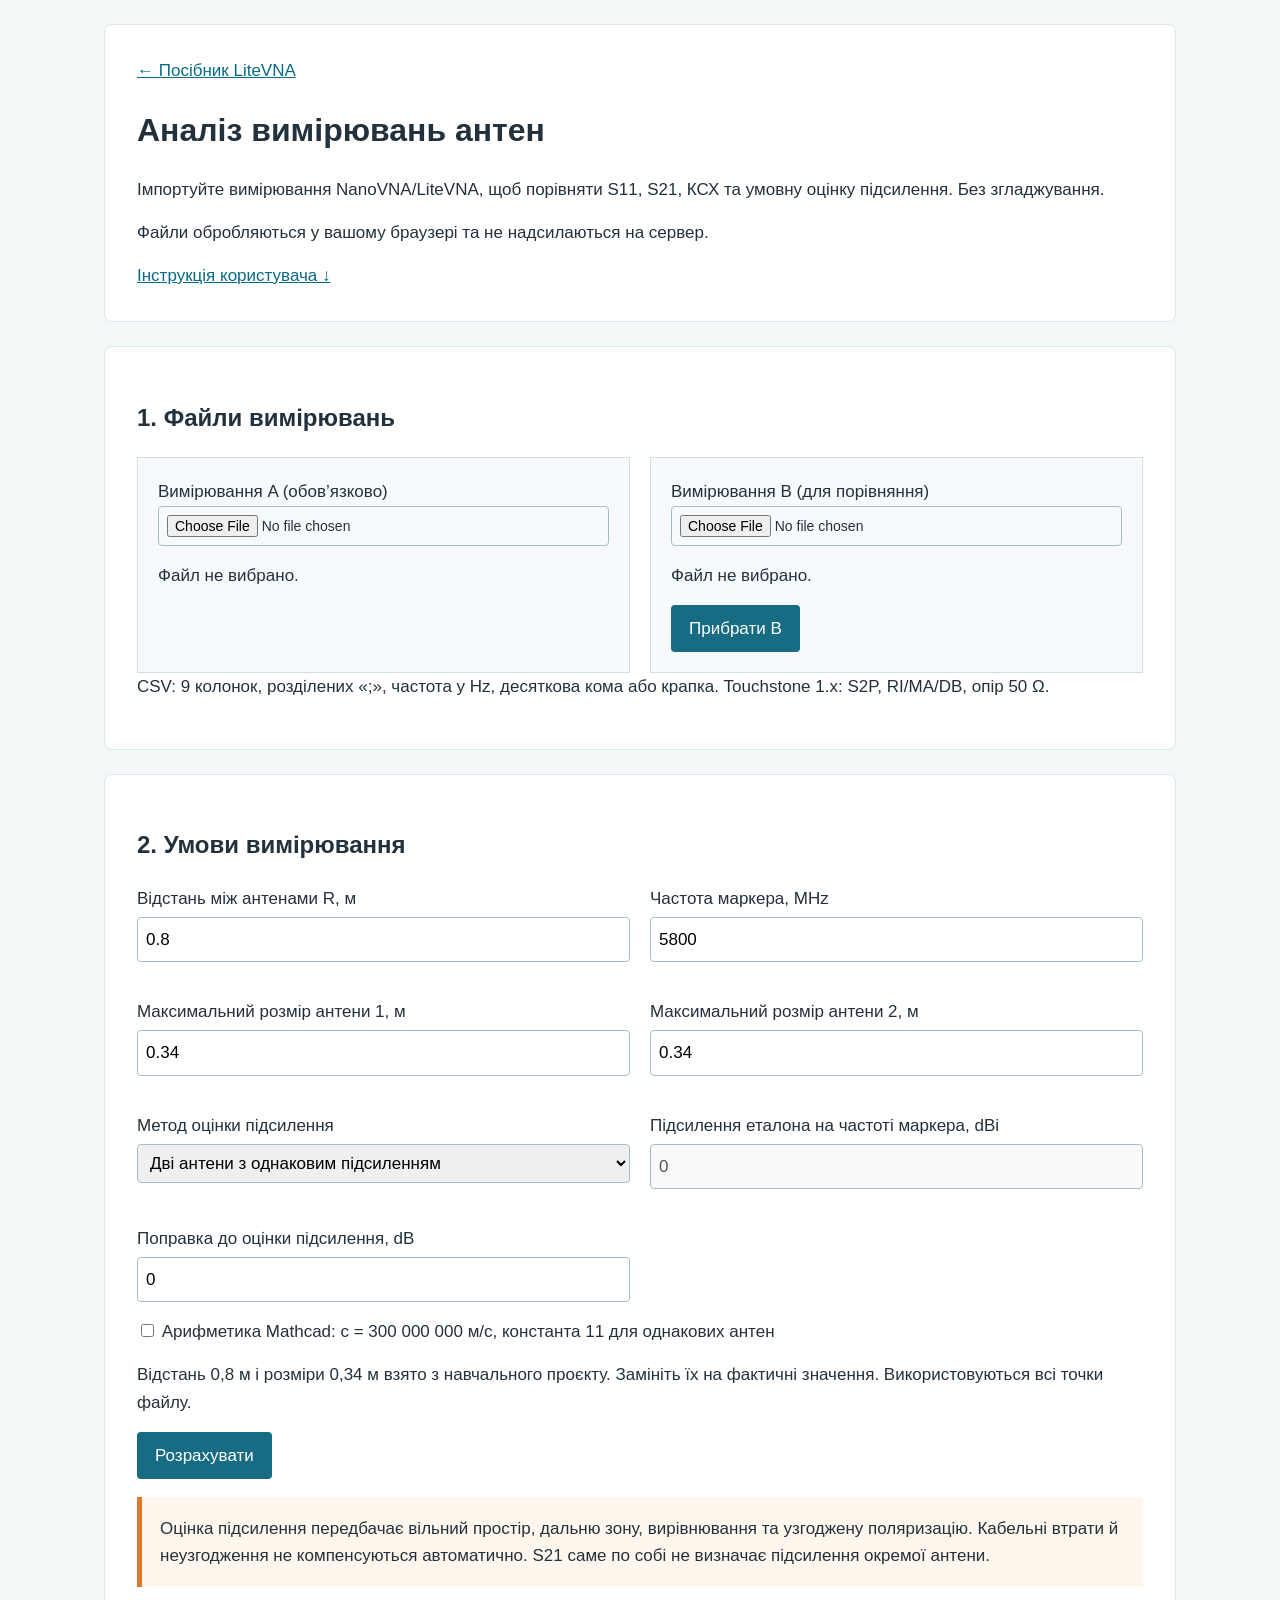
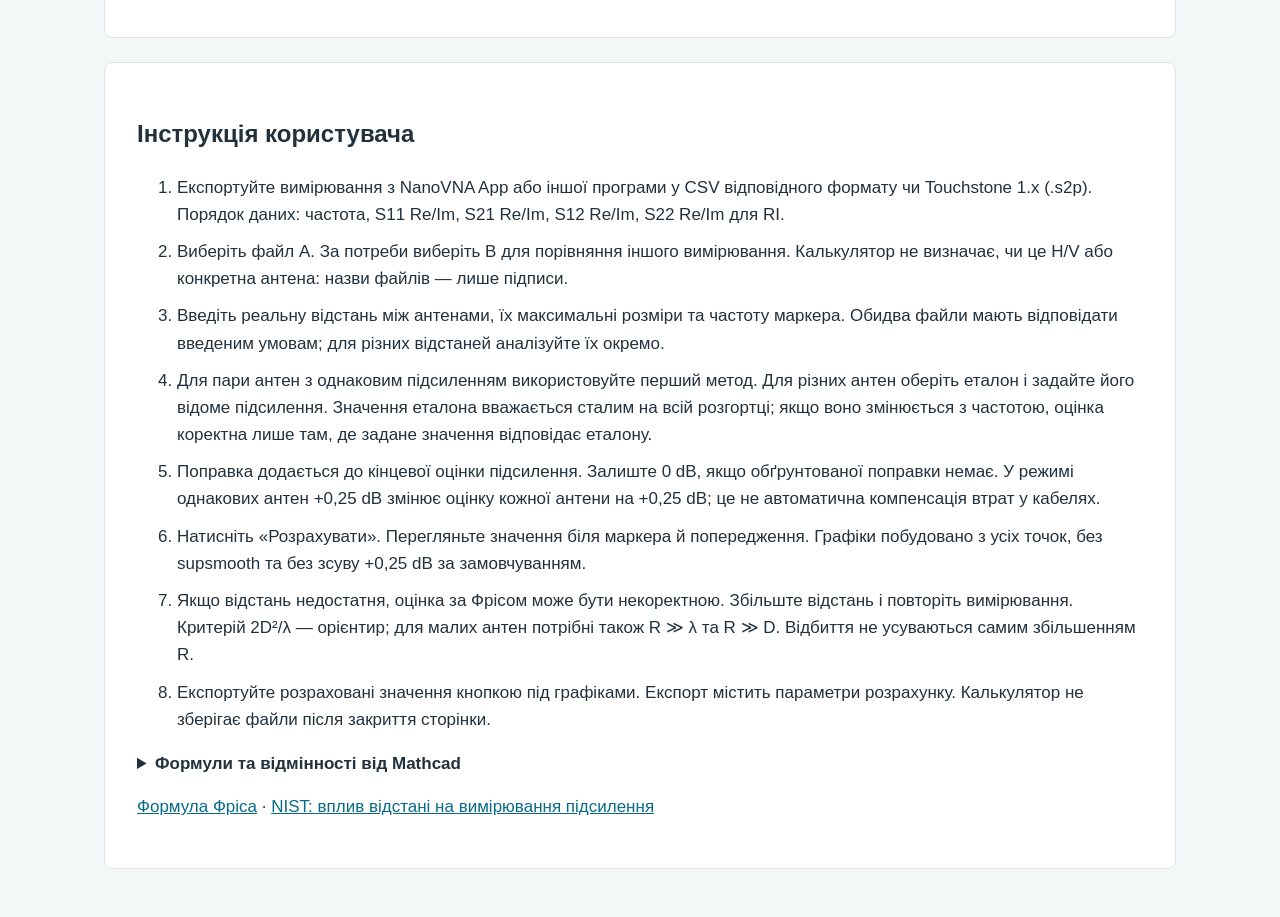
<file: analysis.html>
<!doctype html>
<html lang="uk"><head><meta charset="utf-8"><meta name="viewport" content="width=device-width,initial-scale=1"><title>Аналіз вимірювань антен</title><link rel="stylesheet" href="analysis.css"><script defer src="analysis-core.js"></script><script defer src="analysis.js"></script></head>
<body><main>
<section><a href="index.html">← Посібник LiteVNA</a><h1>Аналіз вимірювань антен</h1><p>Імпортуйте вимірювання NanoVNA/LiteVNA, щоб порівняти S11, S21, КСХ та умовну оцінку підсилення. Без згладжування.</p><p>Файли обробляються у вашому браузері та не надсилаються на сервер.</p><a href="#instructions">Інструкція користувача ↓</a></section>
<section><h2>1. Файли вимірювань</h2><div class="grid"><div class="card"><label>Вимірювання A (обов’язково)<input id="file-a" type="file" accept=".csv,.s2p"></label><p id="status-a" role="status">Файл не вибрано.</p></div><div class="card"><label>Вимірювання B (для порівняння)<input id="file-b" type="file" accept=".csv,.s2p"></label><p id="status-b" role="status">Файл не вибрано.</p><button id="clear-b" type="button">Прибрати B</button></div></div><p>CSV: 9 колонок, розділених «;», частота у Hz, десяткова кома або крапка. Touchstone 1.x: S2P, RI/MA/DB, опір 50 Ω.</p></section>
<section><h2>2. Умови вимірювання</h2><form id="parameters"><div class="grid">
<label>Відстань між антенами R, м<input id="distance" type="number" min="0.001" step="any" value="0.8" required></label>
<label>Частота маркера, MHz<input id="marker" type="number" min="0.001" step="any" value="5800" required></label>
<label>Максимальний розмір антени 1, м<input id="diameter1" type="number" min="0.001" step="any" value="0.34" required></label>
<label>Максимальний розмір антени 2, м<input id="diameter2" type="number" min="0.001" step="any" value="0.34" required></label>
<label>Метод оцінки підсилення<select id="mode"><option value="equal">Дві антени з однаковим підсиленням</option><option value="reference">Антена 1 — відомий еталон</option></select></label>
<label>Підсилення еталона на частоті маркера, dBi<input id="referenceGain" type="number" step="any" value="0" disabled></label>
<label>Поправка до оцінки підсилення, dB<input id="correction" type="number" step="any" value="0" required></label>
</div><label><input id="legacy" type="checkbox"> Арифметика Mathcad: c = 300 000 000 м/с, константа 11 для однакових антен</label>
<p>Відстань 0,8 м і розміри 0,34 м взято з навчального проєкту. Замініть їх на фактичні значення. Використовуються всі точки файлу.</p><button type="submit">Розрахувати</button></form><div class="note warning">Оцінка підсилення передбачає вільний простір, дальню зону, вирівнювання та узгоджену поляризацію. Кабельні втрати й неузгодження не компенсуються автоматично. S21 саме по собі не визначає підсилення окремої антени.</div><p id="error" class="error" role="alert"></p></section>
<section id="results" hidden><h2>3. Результати</h2><p id="summary"></p><div id="warnings" class="note warning" hidden></div><div class="table-wrap"><table><thead><tr><th>Показник біля маркера</th><th>A</th><th>B</th></tr></thead><tbody id="values"></tbody></table></div><p>Маркер обирає найближчу виміряну частоту без інтерполяції. Частоти A та B можуть відрізнятися.</p><div class="legend"><span class="a">● A</span><span class="b">● B</span></div><div id="plots"></div><div class="controls"><button id="export-a">Експорт результатів A</button><button id="export-b">Експорт результатів B</button></div></section>
<section id="instructions"><h2>Інструкція користувача</h2><ol>
<li>Експортуйте вимірювання з NanoVNA App або іншої програми у CSV відповідного формату чи Touchstone 1.x (.s2p). Порядок даних: частота, S11 Re/Im, S21 Re/Im, S12 Re/Im, S22 Re/Im для RI.</li>
<li>Виберіть файл A. За потреби виберіть B для порівняння іншого вимірювання. Калькулятор не визначає, чи це H/V або конкретна антена: назви файлів — лише підписи.</li>
<li>Введіть реальну відстань між антенами, їх максимальні розміри та частоту маркера. Обидва файли мають відповідати введеним умовам; для різних відстаней аналізуйте їх окремо.</li>
<li>Для пари антен з однаковим підсиленням використовуйте перший метод. Для різних антен оберіть еталон і задайте його відоме підсилення. Значення еталона вважається сталим на всій розгортці; якщо воно змінюється з частотою, оцінка коректна лише там, де задане значення відповідає еталону.</li>
<li>Поправка додається до кінцевої оцінки підсилення. Залиште 0 dB, якщо обґрунтованої поправки немає. У режимі однакових антен +0,25 dB змінює оцінку кожної антени на +0,25 dB; це не автоматична компенсація втрат у кабелях.</li>
<li>Натисніть «Розрахувати». Перегляньте значення біля маркера й попередження. Графіки побудовано з усіх точок, без supsmooth та без зсуву +0,25 dB за замовчуванням.</li>
<li>Якщо відстань недостатня, оцінка за Фрісом може бути некоректною. Збільште відстань і повторіть вимірювання. Критерій 2D²/λ — орієнтир; для малих антен потрібні також R ≫ λ та R ≫ D. Відбиття не усуваються самим збільшенням R.</li>
<li>Експортуйте розраховані значення кнопкою під графіками. Експорт містить параметри розрахунку. Калькулятор не зберігає файли після закриття сторінки.</li>
</ol><details><summary>Формули та відмінності від Mathcad</summary><p>|S| = √(Re² + Im²); S(dB) = 20 log₁₀|S|; КСХ = (1 + |S11|)/(1 − |S11|); λ = c/f.</p><p>Втрати вільного простору L = 20 log₁₀(4πR/λ). Для однакових антен G = (S21(dB) + L)/2 + поправка. Для еталона G₂ = S21(dB) + L − G₁ + поправка.</p><p>За замовчуванням c = 299 792 458 м/с. Режим Mathcad відтворює наближену арифметику, але використовує всі 401 точки замість 400 та не виконує згладжування. При |S11| ≥ 1 КСХ не обчислюється; нульовий S21 не дає скінченного значення dB або підсилення.</p><p>Нульові S12/S22 в експорті не підтверджують, що прилад їх вимірював. Ці канали калькулятор не використовує.</p></details>
<p><a href="https://antenna-theory.com/basics/friis.php" target="_blank" rel="noopener">Формула Фріса</a> · <a href="https://www.nist.gov/publications/accurate-gain-measurement-technique-limited-antenna-separations" target="_blank" rel="noopener">NIST: вплив відстані на вимірювання підсилення</a></p></section>
</main></body></html>
</file>
<file: analysis.css>
*{box-sizing:border-box}body{margin:0;background:#f3f7f8;color:#23313d;font:17px/1.6 Arial,Helvetica,sans-serif}main{max-width:1120px;margin:auto;padding:24px}section{background:white;border:1px solid #dbe7eb;border-radius:8px;padding:32px;margin-bottom:24px}h1{font-size:32px;line-height:1.2}h2{font-size:24px}h3{font-size:19px}a{color:#086b85}p{margin:0 0 16px}.grid{display:grid;grid-template-columns:1fr 1fr;gap:20px}.card{border:1px solid #d1dde4;background:#f7fafc;padding:20px}.note{background:#f0fafb;border-left:5px solid #28b7c8;padding:18px;margin:18px 0}.warning{background:#fff7ed;border-color:#dc792e}.error{color:#a32922;font-weight:bold}label{display:block;margin-bottom:16px}input,select,button{font:inherit;border:1px solid #a6bdc8;border-radius:4px;padding:8px;max-width:100%}input[type=number],select{width:100%;margin-top:5px}input[type=file]{width:100%;font-size:14px}input[type=checkbox]{width:auto}button,.button{background:#176b82;color:white;padding:10px 18px;cursor:pointer;text-decoration:none;display:inline-block;border:0}button:disabled{opacity:.5;cursor:default}.controls{display:flex;flex-wrap:wrap;gap:12px;align-items:center}.table-wrap{overflow:auto}table{border-collapse:collapse;width:100%;font-size:15px}td,th{border:1px solid #d1dde4;padding:12px;text-align:left}thead{background:#1d374d;color:white}.plot{width:100%;height:auto;display:block;background:#f7fafc;border:1px solid #dbe7eb}.plot text{font:14px Arial;fill:#23313d}.legend{font-size:15px}.legend span{display:inline-block;margin-right:20px}.a{color:#087e9c}.b{color:#b66a10}details{margin:16px 0}summary{cursor:pointer;font-weight:bold}li{margin-bottom:10px}code{overflow-wrap:anywhere}#summary{white-space:pre-line}footer{padding:0 10px 24px;font-size:14px}@media(max-width:650px){main{padding:12px}section{padding:20px}.grid{grid-template-columns:1fr}h1{font-size:27px}}
</file>
